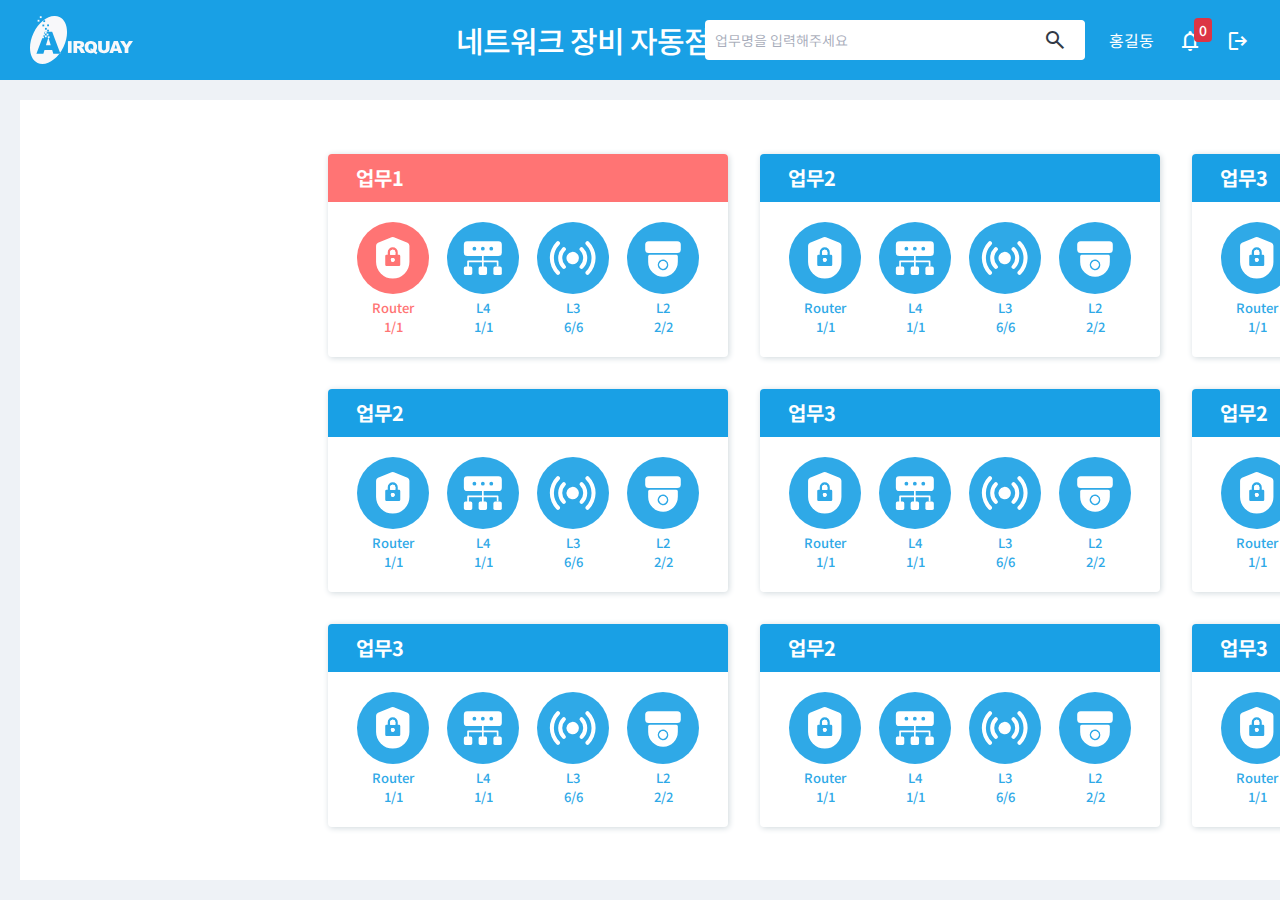
<file: index.html>
<!DOCTYPE html>
<html lang="en">
<head>
  <meta charset="UTF-8">
  <meta http-equiv="X-UA-Compatible" content="IE=edge">
  <meta name="viewport" content="width=device-width, initial-scale=1.0">
  <link rel="icon" href="./img/favicon.ico" type="image/x-icon">
  <link rel="stylesheet" href="./css/bootstrap.min.css">
  <link rel="stylesheet" href="./css/style.css">
  <title>네트워크 장비 자동점검 솔루션</title> 
</head>
<body class="">
  <div class="center_box">
    <header> 
      <div class="left_wrap">
        <button class="btn_logo" onclick="javascript:goPage('main')"><img src="./img/header_logo.svg" alt="AIRQUAY"></button>
      </div>
      <span class="projectname">네트워크 장비 자동점검 시스템</span>
      <div class="right_wrap">
        <div class="input_search_wrap">
          <input type="text" name="keyword" id="" class="tunnel_input search nooutline" placeholder="업무명을 입력해주세요">
          <button class="btn_search nooutline"><span class="material-symbols-outlined">search</span></button>
        </div>
        <span class="d-inline-block text-white ml-4">홍길동</span>
        <button class="btn_alert dropdown-toggle d-inline-block position-relative ml-4" data-toggle="dropdown" title="알림">
          <span class="material-symbols-outlined">notifications</span>
          <span class="position-absolute badge badge-danger" style="right:-10px;top:-10px;">0</span>
        </button>        
        <ul class="dropdown-menu dropdown-menu-right tunnel_scrollbar">
          <li>            
            <div>
              <span class="num">알람내용1</span>
            </div>
            <div class="date">2023.03.30 00:00:00</div>
          </li>
          <li>
            <div>
              <span class="num">알람내용2</span>
            </div>
            <div class="date">2023.03.30 00:00:00</div>
          </li>
          <li>
            <div>
              <span class="num">알람내용3</span>
            </div>
            <div class="date">2023.03.30 00:00:00</div>
          </li>                       
        </ul>
        
        <button class="btn_logout ml-4" title="로그아웃"><span class="material-symbols-outlined">logout</span></button>
      </div>
    </header>
    
    
    <iframe id="ContentFrame" src="./main.html" title="">		
    </iframe>
  </div>
  
 
  <!-- compareModal -->
  <div class="modal fade" id="compareModal" tabindex="-1" aria-hidden="true">
    <div class="modal-dialog modal-dialog-centered">
      <div class="modal-content">
        <div class="modal-header">
          <h5 class="modal-title" id="exampleModalLabel">
            <span class="material-symbols-outlined">terminal</span>
            <div class="d-inline-flex align-items-center ml-2">
              <span>항목 (sh interfaces</span>
              <span class="bar mx-2">|</span>
              <span>inc up</span>
              <span class="bar mx-2">|</span>
              <span>CRC)</span>
            </div>
          </h5>
          <div class="d-flex align-items-center">
            <div class="count_wrap mr-3">
              <span>(총 </span>
              <span class="count">3</span>
              <span>곳)</span>
            </div>
            <button type="button" class="close" data-dismiss="modal" aria-label="Close">
              <span class="material-symbols-outlined">close</span>
            </button>
          </div>          
        </div>
        <div class="modal-body">
          <div class="compare_wrap">
            <div class="compare_section">
              <div class="compare_isorigin">new</div>
              <div class="compare_box new scrollbar">
                  <div>Vlan1 is up, line protocol is up</div>
                  <div>Vlan2 is up, line protocol is <span class="diff">down</span></div>
                  <div>Vlan4 is up, line protocol is up</div>
                  <div>GigabitEthernet1/0/1 is up, line protocol is <span class="diff">down</span> (connected)</div>
                  <div><span class="diff">GigabitEthernet1/0/4 is up, line protocol is up (connected) GigabitEthernet1/0/4 is up, line protocol is up (connected) GigabitEthernet1/0/4 is up, line protocol is up (connected) GigabitEthernet1/0/4 is up, line protocol is up (connected) GigabitEthernet1/0/4 is up, line protocol is up (connected) GigabitEthernet1/0/4 is up, line protocol is up (connected)</span></div>
                  <div>GigabitEthernet1/0/5 is up, line protocol is up (connected)</div>
                  <div>GigabitEthernet1/0/6 is up, line protocol is up (connected)</div>
                  <div>GigabitEthernet1/0/7 is up, line protocol is up (connected)</div>
                  <div>GigabitEthernet1/0/8 is up, line protocol is up (connected)</div>
                  <div>GigabitEthernet1/0/9 is up, line protocol is up (connected)</div>
                  <div>GigabitEthernet1/0/10 is up, line protocol is up (connected)</div>
                  <div>GigabitEthernet1/0/11 is up, line protocol is up (connected)</div>
                  <div>GigabitEthernet1/0/12 is up, line protocol is up (connected)</div>
                  <div>GigabitEthernet1/0/13 is up, line protocol is up (connected)</div>
                  <div>GigabitEthernet1/0/14 is up, line protocol is up (connected)</div>
                  <div>GigabitEthernet1/0/15 is up, line protocol is up (connected)</div>
                  <div>GigabitEthernet1/0/16 is up, line protocol is up (connected)</div>
                  <div>GigabitEthernet1/0/17 is up, line protocol is up (connected)</div>
                  <div>GigabitEthernet1/0/18 is up, line protocol is up (connected)</div>
                  <div>GigabitEthernet1/0/19 is up, line protocol is up (connected)</div>
                  <div>GigabitEthernet1/0/20 is up, line protocol is up (connected)</div>
                  <div>GigabitEthernet1/0/21 is up, line protocol is up (connected)</div>
                  <div>GigabitEthernet1/0/22 is up, line protocol is up (connected)</div>
                  <div>GigabitEthernet1/0/23 is up, line protocol is up (connected)</div>
                  <div>GigabitEthernet1/0/24 is up, line protocol is up (connected)</div>
                  <div>GigabitEthernet1/0/25 is up, line protocol is up (connected)</div>
                  <div>GigabitEthernet1/0/26 is up, line protocol is up (connected)</div>
                  <div>GigabitEthernet1/0/27 is up, line protocol is up (connected)</div>
                  <div>GigabitEthernet1/0/28 is up, line protocol is up (connected)</div>
                  <div>GigabitEthernet1/0/29 is up, line protocol is up (connected)</div>
                  <div>GigabitEthernet1/0/30 is up, line protocol is up (connected)</div>
                
              </div>
            </div>            
            <div class="flex-grow-0 flex-shrink-0 m-10px"></div>
            <div class="compare_section">
              <div class="compare_isorigin">old</div>
              <div class="compare_box old scrollbar">
                  <div>Vlan1 is up, line protocol is up</div>
                  <div>Vlan2 is up, line protocol is <span class="diff">up</span></div>
                  <div>Vlan4 is up, line protocol is up</div>
                  <div>GigabitEthernet1/0/1 is up, line protocol is <span class="diff">up</span> (connected)</div>
                  <div><span class="diff">-</span></div>
                  <div>GigabitEthernet1/0/5 is up, line protocol is up (connected)</div>
                  <div>GigabitEthernet1/0/6 is up, line protocol is up (connected)</div>
                  <div>GigabitEthernet1/0/7 is up, line protocol is up (connected)</div>
                  <div>GigabitEthernet1/0/8 is up, line protocol is up (connected)</div>
                  <div>GigabitEthernet1/0/9 is up, line protocol is up (connected)</div>
                  <div>GigabitEthernet1/0/10 is up, line protocol is up (connected)</div>
                  <div>GigabitEthernet1/0/11 is up, line protocol is up (connected)</div>
                  <div>GigabitEthernet1/0/12 is up, line protocol is up (connected)</div>
                  <div>GigabitEthernet1/0/13 is up, line protocol is up (connected)</div>
                  <div>GigabitEthernet1/0/14 is up, line protocol is up (connected)</div>
                  <div>GigabitEthernet1/0/15 is up, line protocol is up (connected)</div>
                  <div>GigabitEthernet1/0/16 is up, line protocol is up (connected)</div>
                  <div>GigabitEthernet1/0/17 is up, line protocol is up (connected)</div>
                  <div>GigabitEthernet1/0/18 is up, line protocol is up (connected)</div>
                  <div>GigabitEthernet1/0/19 is up, line protocol is up (connected)</div>
                  <div>GigabitEthernet1/0/20 is up, line protocol is up (connected)</div>
                  <div>GigabitEthernet1/0/21 is up, line protocol is up (connected)</div>
                  <div>GigabitEthernet1/0/22 is up, line protocol is up (connected)</div>
                  <div>GigabitEthernet1/0/23 is up, line protocol is up (connected)</div>
                  <div>GigabitEthernet1/0/24 is up, line protocol is up (connected)</div>
                  <div>GigabitEthernet1/0/25 is up, line protocol is up (connected)</div>
                  <div>GigabitEthernet1/0/26 is up, line protocol is up (connected)</div>
                  <div>GigabitEthernet1/0/27 is up, line protocol is up (connected)</div>
                  <div>GigabitEthernet1/0/28 is up, line protocol is up (connected)</div>
                  <div>GigabitEthernet1/0/29 is up, line protocol is up (connected)</div>
                  <div>GigabitEthernet1/0/30 is up, line protocol is up (connected)</div>
                
              </div>
            </div>            
          </div>
        </div>        
      </div>
    </div>
  </div>



  <!-- loading -->
  <div class="loading_spinner">
    <div class="spinner-border" role="status">
      <span class="sr-only">Loading...</span>
    </div>
  </div>
  <script src="./js/jquery-3.0.0.min.js"></script>
  <script src="./js/bootstrap.bundle.min.js"></script>   
  <script src="./js/common.js"></script>
  <script>
    var loading_spinner;
    var pWindow;
    $(function(){
      initData();   	
      loading_spinner = $('.loading_spinner');      
    });
    function initData(){
	        pWindow = this;
	  }

    function openModal(target){
	    $("#"+target).modal('show');
    }
    function hideModal(target){
      $("#"+target).modal('hide');
    }

    function goPage(pageName){        
      if(pageName == 'main'){			
        
        $('#ContentFrame').attr('src', './main.html');

      }else if(pageName == 'changedevice'){
        
        $('#ContentFrame').attr('src', './changedevice.html');   
      }else if(pageName == 'totaldevice'){
        
        $('#ContentFrame').attr('src', './totaldevice.html');          

      }else if (pageName == 'checkhistory'){
        
        $('#ContentFrame').attr('src', './checkhistory.html');
      }
    }

    function doLogout(){
    		var url = "/cm/crowd/doLogout";
    		var param = {};
    		$.ajax({
    			url:url,
    			type : 'POST',
    			dataType:'json',
    			data : JSON.stringify(param),
    			contentType: 'application/json',
    			success : function(data){
    				location.reload();
    			},
    			error : function(data){
    				alert("Logout 실패");
    			}
    		});
    	}
  </script>
</body>
</html>
</file>
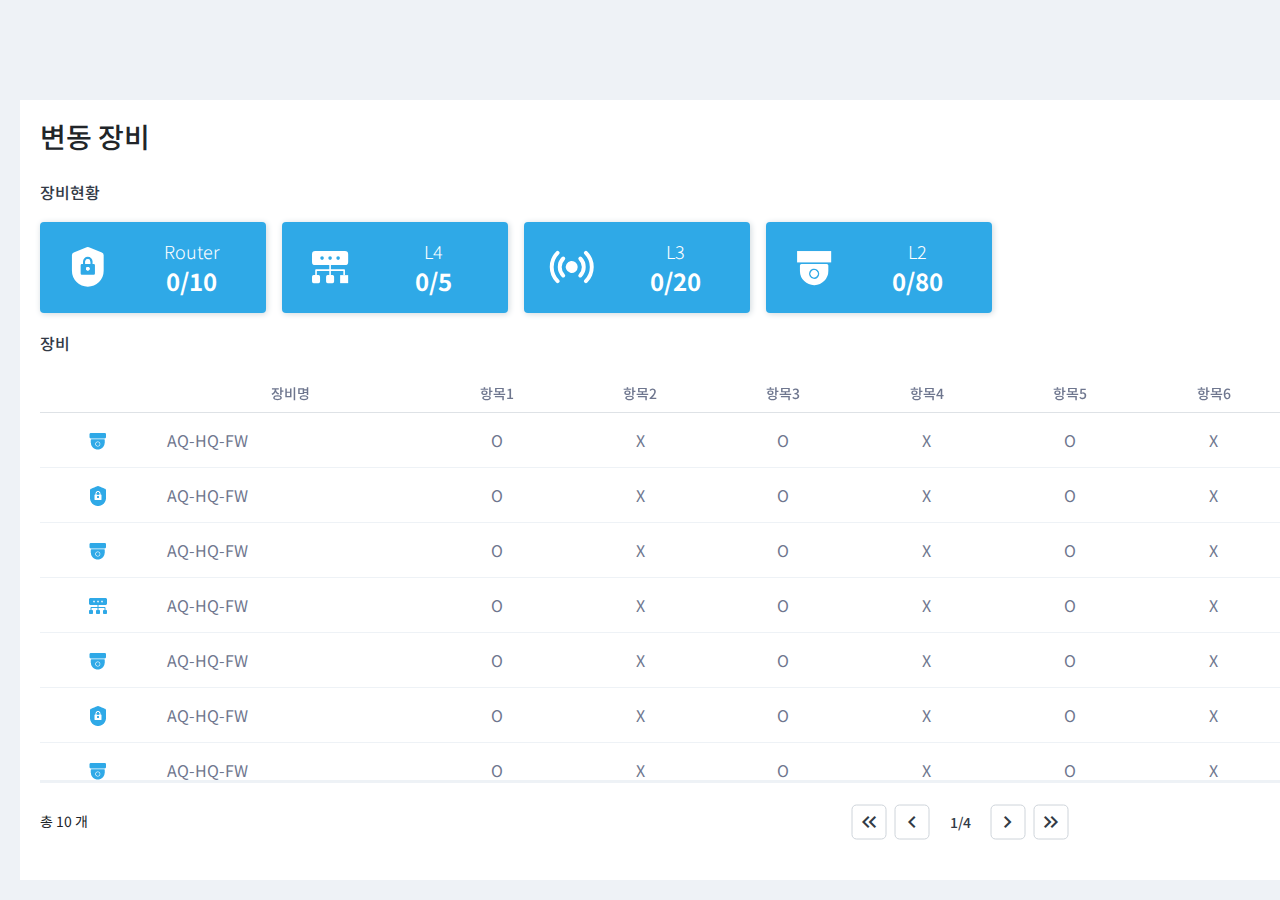
<file: changedevice.html>
<!DOCTYPE html>
<html lang="en">

<head>
  <meta charset="UTF-8">
  <meta http-equiv="X-UA-Compatible" content="IE=edge">
  <meta name="viewport" content="width=device-width, initial-scale=1.0">
  <link rel="icon" href="./img/favicon.ico" type="image/x-icon">
  <link rel="stylesheet" href="./css/bootstrap.min.css">
  <link rel="stylesheet" href="./css/bootstrap-datepicker.min.css">
  <link rel="stylesheet" href="./css/select2.min.css" />
  <link rel="stylesheet" href="./css/style.css">
  <title>네트워크 장비 자동점검 솔루션</title> 
</head>

<body class="sub">
  <main>
    <div class="sub_container d-flex flex-column">
      <h3>변동 장비</h3>
      <div class="table_header_wrap flex-shrink-0">
        <div class="left">
          <div class="title">장비현황</div>
        </div>
      </div>
      <div class="device_board_wrap">
        <div id="mxBox" class="box_4_1">
          <i class="icon mx_s" style="width:35px;"></i>
          <p class="num">
            <span>Router</span>
            <em>0/10</em>
          </p>
        </div>
        <div id="msBox" class="box_4_2 ml-3">
          <i class="icon ms_s" style="width:35px;"></i>
          <p class="num">
            <span>L4</span>
            <em>0/5</em>
          </p>
        </div>
        <div id="mrBox" class="box_4_3 ml-3">
          <i class="icon mr_s" style="width:35px;"></i>
          <p class="num">
            <span>L3</span>
            <em>0/20</em>
          </p>
        </div>
        <div id="mvBox" class="box_4_4 ml-3">
          <i class="icon mv_s" style="width:35px;"></i>
          <p class="num">
            <span>L2</span>
            <em>0/80</em>
          </p>
        </div>
      </div>
      <div class="table_header_wrap flex-shrink-0">
        <div class="left">
          <div class="title">장비</div>
        </div>
      </div>
      <div class="position-relative sticky_wrap flex-grow-1">
        <div class="sticky_box scrollbar h-100">
          <div style="height:0px;">
            <table class="vertical sticky">
              <thead>
                <tr>
                  <th></th>
                  <th>장비명</th>
                  <th>항목1</th>
                  <th>항목2</th>
                  <th>항목3</th>
                  <th>항목4</th>
                  <th>항목5</th>
                  <th>항목6</th>
                  <th>항목7</th>
                  <th>항목8</th>
                  <th>항목9</th>
                  <th>항목10</th>
                </tr>
              </thead>
              <tbody>
                <tr>
                  <td class="text-center"><i class="ic mv_blue"></i></td>
                  <td class="text-left">AQ-HQ-FW</td>
                  <td class="text-center"><span class="compare">O</span></td>
                  <td class="text-center"><span class="compare">X</span></td>
                  <td class="text-center"><span class="compare">O</span></td>
                  <td class="text-center"><span class="compare">X</span></td>
                  <td class="text-center"><span class="compare">O</span></td>
                  <td class="text-center"><span class="compare">X</span></td>
                  <td class="text-center"><span class="compare">O</span></td>
                  <td class="text-center"><span class="compare">X</span></td>
                  <td class="text-center"><span class="compare">O</span></td>
                  <td class="text-center"><span class="compare">X</span></td>
                </tr>
                <tr>
                  <td class="text-center"><i class="ic mx_blue"></i></td>
                  <td class="text-left">AQ-HQ-FW</td>
                  <td class="text-center"><span class="compare">O</span></td>
                  <td class="text-center"><span class="compare">X</span></td>
                  <td class="text-center"><span class="compare">O</span></td>
                  <td class="text-center"><span class="compare">X</span></td>
                  <td class="text-center"><span class="compare">O</span></td>
                  <td class="text-center"><span class="compare">X</span></td>
                  <td class="text-center"><span class="compare">O</span></td>
                  <td class="text-center"><span class="compare">X</span></td>
                  <td class="text-center"><span class="compare">O</span></td>
                  <td class="text-center"><span class="compare">X</span></td>
                </tr>
                <tr>
                  <td class="text-center"><i class="ic mv_blue"></i></td>
                  <td class="text-left">AQ-HQ-FW</td>
                  <td class="text-center"><span class="compare">O</span></td>
                  <td class="text-center"><span class="compare">X</span></td>
                  <td class="text-center"><span class="compare">O</span></td>
                  <td class="text-center"><span class="compare">X</span></td>
                  <td class="text-center"><span class="compare">O</span></td>
                  <td class="text-center"><span class="compare">X</span></td>
                  <td class="text-center"><span class="compare">O</span></td>
                  <td class="text-center"><span class="compare">X</span></td>
                  <td class="text-center"><span class="compare">O</span></td>
                  <td class="text-center"><span class="compare">X</span></td>
                </tr>
                <tr>
                  <td class="text-center"><i class="ic ms_blue"></i></td>
                  <td class="text-left">AQ-HQ-FW</td>
                  <td class="text-center"><span class="compare">O</span></td>
                  <td class="text-center"><span class="compare">X</span></td>
                  <td class="text-center"><span class="compare">O</span></td>
                  <td class="text-center"><span class="compare">X</span></td>
                  <td class="text-center"><span class="compare">O</span></td>
                  <td class="text-center"><span class="compare">X</span></td>
                  <td class="text-center"><span class="compare">O</span></td>
                  <td class="text-center"><span class="compare">X</span></td>
                  <td class="text-center"><span class="compare">O</span></td>
                  <td class="text-center"><span class="compare">X</span></td>
                </tr>
                <tr>
                  <td class="text-center"><i class="ic mv_blue"></i></td>
                  <td class="text-left">AQ-HQ-FW</td>
                  <td class="text-center"><span class="compare">O</span></td>
                  <td class="text-center"><span class="compare">X</span></td>
                  <td class="text-center"><span class="compare">O</span></td>
                  <td class="text-center"><span class="compare">X</span></td>
                  <td class="text-center"><span class="compare">O</span></td>
                  <td class="text-center"><span class="compare">X</span></td>
                  <td class="text-center"><span class="compare">O</span></td>
                  <td class="text-center"><span class="compare">X</span></td>
                  <td class="text-center"><span class="compare">O</span></td>
                  <td class="text-center"><span class="compare">X</span></td>
                </tr>
                <tr>
                  <td class="text-center"><i class="ic mx_blue"></i></td>
                  <td class="text-left">AQ-HQ-FW</td>
                  <td class="text-center"><span class="compare">O</span></td>
                  <td class="text-center"><span class="compare">X</span></td>
                  <td class="text-center"><span class="compare">O</span></td>
                  <td class="text-center"><span class="compare">X</span></td>
                  <td class="text-center"><span class="compare">O</span></td>
                  <td class="text-center"><span class="compare">X</span></td>
                  <td class="text-center"><span class="compare">O</span></td>
                  <td class="text-center"><span class="compare">X</span></td>
                  <td class="text-center"><span class="compare">O</span></td>
                  <td class="text-center"><span class="compare">X</span></td>
                </tr>
                <tr>
                  <td class="text-center"><i class="ic mv_blue"></i></td>
                  <td class="text-left">AQ-HQ-FW</td>
                  <td class="text-center"><span class="compare">O</span></td>
                  <td class="text-center"><span class="compare">X</span></td>
                  <td class="text-center"><span class="compare">O</span></td>
                  <td class="text-center"><span class="compare">X</span></td>
                  <td class="text-center"><span class="compare">O</span></td>
                  <td class="text-center"><span class="compare">X</span></td>
                  <td class="text-center"><span class="compare">O</span></td>
                  <td class="text-center"><span class="compare">X</span></td>
                  <td class="text-center"><span class="compare">O</span></td>
                  <td class="text-center"><span class="compare">X</span></td>
                </tr>
                <tr>
                  <td class="text-center"><i class="ic ms_blue"></i></td>
                  <td class="text-left">AQ-HQ-FW</td>
                  <td class="text-center"><span class="compare">O</span></td>
                  <td class="text-center"><span class="compare">X</span></td>
                  <td class="text-center"><span class="compare">O</span></td>
                  <td class="text-center"><span class="compare">X</span></td>
                  <td class="text-center"><span class="compare">O</span></td>
                  <td class="text-center"><span class="compare">X</span></td>
                  <td class="text-center"><span class="compare">O</span></td>
                  <td class="text-center"><span class="compare">X</span></td>
                  <td class="text-center"><span class="compare">O</span></td>
                  <td class="text-center"><span class="compare">X</span></td>
                </tr>
                <tr>
                  <td class="text-center"><i class="ic mv_blue"></i></td>
                  <td class="text-left">AQ-HQ-FW</td>
                  <td class="text-center"><span class="compare">O</span></td>
                  <td class="text-center"><span class="compare">X</span></td>
                  <td class="text-center"><span class="compare">O</span></td>
                  <td class="text-center"><span class="compare">X</span></td>
                  <td class="text-center"><span class="compare">O</span></td>
                  <td class="text-center"><span class="compare">X</span></td>
                  <td class="text-center"><span class="compare">O</span></td>
                  <td class="text-center"><span class="compare">X</span></td>
                  <td class="text-center"><span class="compare">O</span></td>
                  <td class="text-center"><span class="compare">X</span></td>
                </tr>
                <tr>
                  <td class="text-center"><i class="ic mx_blue"></i></td>
                  <td class="text-left">AQ-HQ-FW</td>
                  <td class="text-center"><span class="compare">O</span></td>
                  <td class="text-center"><span class="compare">X</span></td>
                  <td class="text-center"><span class="compare">O</span></td>
                  <td class="text-center"><span class="compare">X</span></td>
                  <td class="text-center"><span class="compare">O</span></td>
                  <td class="text-center"><span class="compare">X</span></td>
                  <td class="text-center"><span class="compare">O</span></td>
                  <td class="text-center"><span class="compare">X</span></td>
                  <td class="text-center"><span class="compare">O</span></td>
                  <td class="text-center"><span class="compare">X</span></td>
                </tr>
                <tr>
                  <td class="text-center"><i class="ic mv_blue"></i></td>
                  <td class="text-left">AQ-HQ-FW</td>
                  <td class="text-center"><span class="compare">O</span></td>
                  <td class="text-center"><span class="compare">X</span></td>
                  <td class="text-center"><span class="compare">O</span></td>
                  <td class="text-center"><span class="compare">X</span></td>
                  <td class="text-center"><span class="compare">O</span></td>
                  <td class="text-center"><span class="compare">X</span></td>
                  <td class="text-center"><span class="compare">O</span></td>
                  <td class="text-center"><span class="compare">X</span></td>
                  <td class="text-center"><span class="compare">O</span></td>
                  <td class="text-center"><span class="compare">X</span></td>
                </tr>
                <tr>
                  <td class="text-center"><i class="ic ms_blue"></i></td>
                  <td class="text-left">AQ-HQ-FW</td>
                  <td class="text-center"><span class="compare">O</span></td>
                  <td class="text-center"><span class="compare">X</span></td>
                  <td class="text-center"><span class="compare">O</span></td>
                  <td class="text-center"><span class="compare">X</span></td>
                  <td class="text-center"><span class="compare">O</span></td>
                  <td class="text-center"><span class="compare">X</span></td>
                  <td class="text-center"><span class="compare">O</span></td>
                  <td class="text-center"><span class="compare">X</span></td>
                  <td class="text-center"><span class="compare">O</span></td>
                  <td class="text-center"><span class="compare">X</span></td>
                </tr>
                <tr>
                  <td class="text-center"><i class="ic mv_blue"></i></td>
                  <td class="text-left">AQ-HQ-FW</td>
                  <td class="text-center"><span class="compare">O</span></td>
                  <td class="text-center"><span class="compare">X</span></td>
                  <td class="text-center"><span class="compare">O</span></td>
                  <td class="text-center"><span class="compare">X</span></td>
                  <td class="text-center"><span class="compare">O</span></td>
                  <td class="text-center"><span class="compare">X</span></td>
                  <td class="text-center"><span class="compare">O</span></td>
                  <td class="text-center"><span class="compare">X</span></td>
                  <td class="text-center"><span class="compare">O</span></td>
                  <td class="text-center"><span class="compare">X</span></td>
                </tr>
                <tr>
                  <td class="text-center"><i class="ic mx_blue"></i></td>
                  <td class="text-left">AQ-HQ-FW</td>
                  <td class="text-center"><span class="compare">O</span></td>
                  <td class="text-center"><span class="compare">X</span></td>
                  <td class="text-center"><span class="compare">O</span></td>
                  <td class="text-center"><span class="compare">X</span></td>
                  <td class="text-center"><span class="compare">O</span></td>
                  <td class="text-center"><span class="compare">X</span></td>
                  <td class="text-center"><span class="compare">O</span></td>
                  <td class="text-center"><span class="compare">X</span></td>
                  <td class="text-center"><span class="compare">O</span></td>
                  <td class="text-center"><span class="compare">X</span></td>
                </tr>
                <tr>
                  <td class="text-center"><i class="ic mv_blue"></i></td>
                  <td class="text-left">AQ-HQ-FW</td>
                  <td class="text-center"><span class="compare">O</span></td>
                  <td class="text-center"><span class="compare">X</span></td>
                  <td class="text-center"><span class="compare">O</span></td>
                  <td class="text-center"><span class="compare">X</span></td>
                  <td class="text-center"><span class="compare">O</span></td>
                  <td class="text-center"><span class="compare">X</span></td>
                  <td class="text-center"><span class="compare">O</span></td>
                  <td class="text-center"><span class="compare">X</span></td>
                  <td class="text-center"><span class="compare">O</span></td>
                  <td class="text-center"><span class="compare">X</span></td>
                </tr>
                <tr>
                  <td class="text-center"><i class="ic ms_blue"></i></td>
                  <td class="text-left">AQ-HQ-FW</td>
                  <td class="text-center"><span class="compare">O</span></td>
                  <td class="text-center"><span class="compare">X</span></td>
                  <td class="text-center"><span class="compare">O</span></td>
                  <td class="text-center"><span class="compare">X</span></td>
                  <td class="text-center"><span class="compare">O</span></td>
                  <td class="text-center"><span class="compare">X</span></td>
                  <td class="text-center"><span class="compare">O</span></td>
                  <td class="text-center"><span class="compare">X</span></td>
                  <td class="text-center"><span class="compare">O</span></td>
                  <td class="text-center"><span class="compare">X</span></td>
                </tr>
                <tr>
                  <td class="text-center"><i class="ic mv_blue"></i></td>
                  <td class="text-left">AQ-HQ-FW</td>
                  <td class="text-center"><span class="compare">O</span></td>
                  <td class="text-center"><span class="compare">X</span></td>
                  <td class="text-center"><span class="compare">O</span></td>
                  <td class="text-center"><span class="compare">X</span></td>
                  <td class="text-center"><span class="compare">O</span></td>
                  <td class="text-center"><span class="compare">X</span></td>
                  <td class="text-center"><span class="compare">O</span></td>
                  <td class="text-center"><span class="compare">X</span></td>
                  <td class="text-center"><span class="compare">O</span></td>
                  <td class="text-center"><span class="compare">X</span></td>
                </tr>
                <tr>
                  <td class="text-center"><i class="ic mx_blue"></i></td>
                  <td class="text-left">AQ-HQ-FW</td>
                  <td class="text-center"><span class="compare">O</span></td>
                  <td class="text-center"><span class="compare">X</span></td>
                  <td class="text-center"><span class="compare">O</span></td>
                  <td class="text-center"><span class="compare">X</span></td>
                  <td class="text-center"><span class="compare">O</span></td>
                  <td class="text-center"><span class="compare">X</span></td>
                  <td class="text-center"><span class="compare">O</span></td>
                  <td class="text-center"><span class="compare">X</span></td>
                  <td class="text-center"><span class="compare">O</span></td>
                  <td class="text-center"><span class="compare">X</span></td>
                </tr>
                <tr>
                  <td class="text-center"><i class="ic mv_blue"></i></td>
                  <td class="text-left">AQ-HQ-FW</td>
                  <td class="text-center"><span class="compare">O</span></td>
                  <td class="text-center"><span class="compare">X</span></td>
                  <td class="text-center"><span class="compare">O</span></td>
                  <td class="text-center"><span class="compare">X</span></td>
                  <td class="text-center"><span class="compare">O</span></td>
                  <td class="text-center"><span class="compare">X</span></td>
                  <td class="text-center"><span class="compare">O</span></td>
                  <td class="text-center"><span class="compare">X</span></td>
                  <td class="text-center"><span class="compare">O</span></td>
                  <td class="text-center"><span class="compare">X</span></td>
                </tr>
                <tr>
                  <td class="text-center"><i class="ic ms_blue"></i></td>
                  <td class="text-left">AQ-HQ-FW</td>
                  <td class="text-center"><span class="compare">O</span></td>
                  <td class="text-center"><span class="compare">X</span></td>
                  <td class="text-center"><span class="compare">O</span></td>
                  <td class="text-center"><span class="compare">X</span></td>
                  <td class="text-center"><span class="compare">O</span></td>
                  <td class="text-center"><span class="compare">X</span></td>
                  <td class="text-center"><span class="compare">O</span></td>
                  <td class="text-center"><span class="compare">X</span></td>
                  <td class="text-center"><span class="compare">O</span></td>
                  <td class="text-center"><span class="compare">X</span></td>
                </tr>
              </tbody>
            </table>
          </div>
        </div>
      </div>
      <div class="table_footer_wrap flex-shrink-0">
        <div class="total_wrap">
          <span>총</span>
          <span class="total">10</span>
          <span>개</span>
        </div>
        <div class="pagenation_wrap">
          <button class="btn_page mx-1"><span
              class="material-symbols-outlined">keyboard_double_arrow_left</span></button>
          <button class="btn_page mx-1"><span class="material-symbols-outlined">keyboard_arrow_left</span></button>
          <div class="page_num mx-3">
            <span class="current_page">1</span>
            <span>/</span>
            <span class="total_page">4</span>
          </div>
          <button class="btn_page mx-1"><span class="material-symbols-outlined">keyboard_arrow_right</span></button>
          <button class="btn_page mx-1"><span
              class="material-symbols-outlined">keyboard_double_arrow_right</span></button>
        </div>
        <select class="tunnel_filter page_num" name="">
          <option value="10">10개씩</option>
          <option value="30">30개씩</option>
          <option value="50">50개씩</option>
        </select>
      </div>
    </div>
  </main>





  <script src="./js/jquery-3.0.0.min.js"></script>
  <script src="./js/bootstrap.bundle.min.js"></script>
  <script src="./js/bootstrap-datepicker.min.js"></script>
  <script src="./js/bootstrap-datepicker.ko.min.js"></script>
  <script src="./js/select2.min.js"></script>
  <script src="./js/common.js"></script>
  <script>
    var pWindow;
    var loading_spinner;
    $(function () {
      initData();
      initEventListener();
      loading_spinner.hide();
    });

    function initData() {
      pWindow = parent;
      loading_spinner = pWindow.loading_spinner;
    }

    function initEventListener() {

      $('.tunnel_filter.page_num').select2({
        width: 90,
        minimumResultsForSearch: Infinity
      });
      $('.compare').on('click', function () {
        pWindow.openModal('compareModal');
      });
    }
  </script>
</body>

</html>
</file>
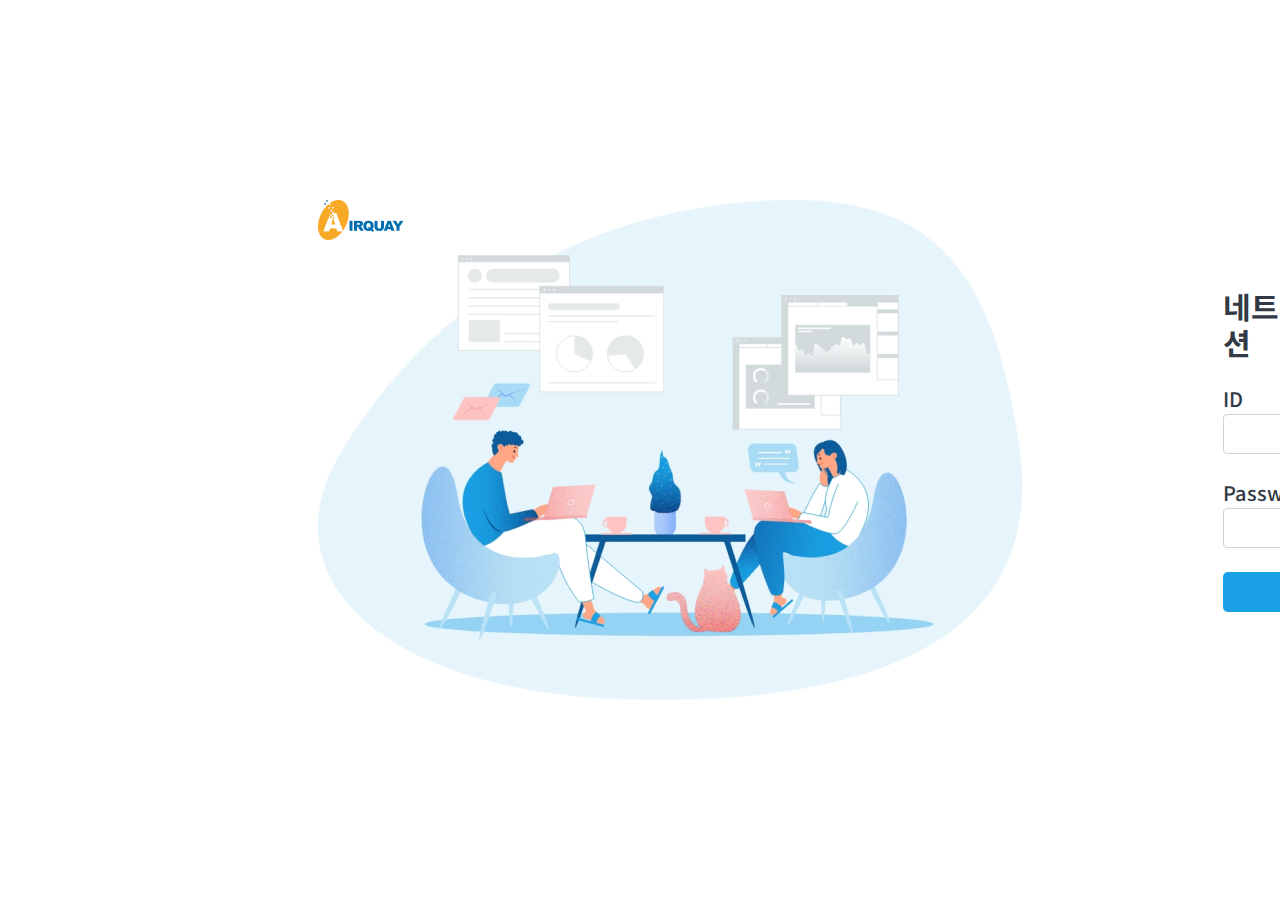
<file: login.html>
<!DOCTYPE html>
<html lang="en">

<head>
  <meta charset="UTF-8">
  <meta http-equiv="X-UA-Compatible" content="IE=edge">
  <meta name="viewport" content="width=device-width, initial-scale=1.0">
  <link rel="icon" href="./img/favicon.ico" type="image/x-icon">
  <link rel="stylesheet" href="./css/bootstrap.min.css">
  <link rel="stylesheet" href="./css/bootstrap-datepicker.min.css">
  <link rel="stylesheet" href="./css/select2.min.css"/>
  <link rel="stylesheet" href="./css/style.css">
  <title>네트워크 장비 자동점검 솔루션</title>
</head>

<body class="login">
  <div class="login_wrap">
    <div class="img_wrap">
      <img src="./img/login_bg.png" alt="">
      <img src="./img/login_logo_ariquay.png" alt="" class="logo">
    </div>
    <div class="form_wrap">
      <h3>네트워크 장비 자동점검 솔루션</h3>
      <form>
        <label for="login_id" class="mt-4">ID</label>
        <input type="text" class="tunnel_input" id="login_id">
        <label for="login_pw" class="mt-4">Password</label>
        <input type="password" class="tunnel_input" id="login_pw">
        <input type="submit" value="로그인" class="btn_login mt-4">
      </form>
    </div>
  </div>

  <script src="./js/jquery-3.0.0.min.js"></script>
  <script src="./js/bootstrap.bundle.min.js"></script>  
  <script src="./js/common.js"></script>
  <script>

    $(function(){
      initData();
      initEventListener();
  
    });

    function initData(){

    }

    function initEventListener(){
      
      
    }
  </script>
</body>

</html>
</file>
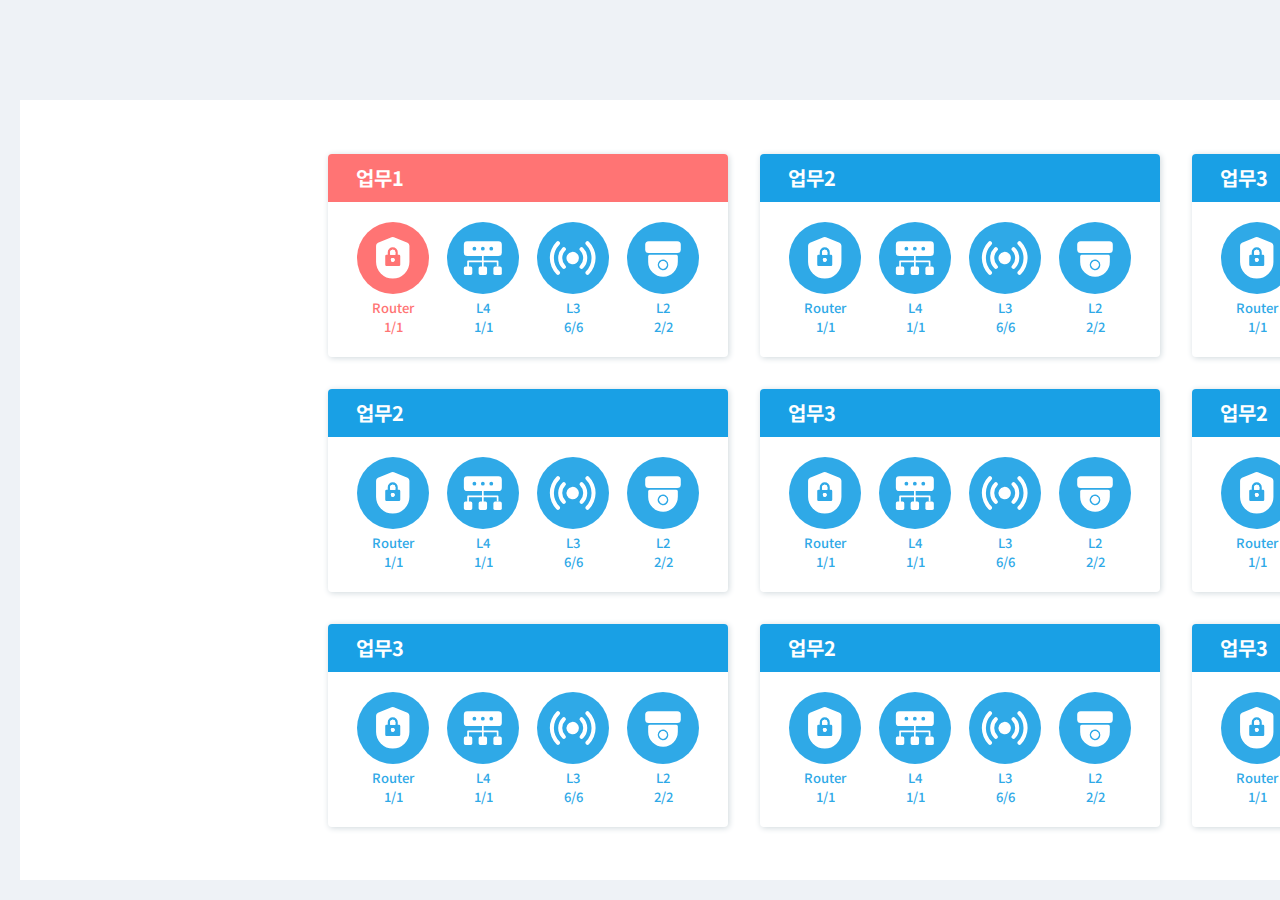
<file: main.html>
<!DOCTYPE html>
<html lang="en">

<head>
  <meta charset="UTF-8">
  <meta http-equiv="X-UA-Compatible" content="IE=edge">
  <meta name="viewport" content="width=device-width, initial-scale=1.0">
  <link rel="icon" href="./img/favicon.ico" type="image/x-icon">
  <link rel="stylesheet" href="./css/bootstrap.min.css">
  <link rel="stylesheet" href="./css/bootstrap-datepicker.min.css">
  <link rel="stylesheet" href="./css/select2.min.css"/>
  <link rel="stylesheet" href="./css/style.css">
  <title>네트워크 장비 자동점검 솔루션</title> 
</head>

<body class="sub">
  <main>
    <div class="sub_container ">
      <section class="task_list">
        <div id="networkboxs" class="view_mode1">
          <article class="n_box" onclick="javascript:pWindow.goPage('changedevice')">	
            <div class="view1" title="업무1">
                <div class="boxtop c_red">				
                  <p class="tit">업무1</p>
                </div>			
                <div class="boxmiddle">				
                  <div class="bm-m1">					
                    <ul>
                      <li class="c_red">							
                        <span class="icon mx"><i>icon</i></span>							
                        <span class="txt mt-1">Router</span>							
                        <div class="txt">1/1</div>						
                      </li>
                      <li>							
                        <span class="icon ms"><i>icon</i></span>							
                        <span class="txt mt-1">L4</span>							
                        <div class="txt">1/1</div>						
                      </li>
                      <li>							
                        <span class="icon mr"><i>icon</i></span>							
                        <span class="txt mt-1">L3</span>							
                        <div class="txt">6/6</div>						
                      </li>
                      <li>							
                        <span class="icon mv"><i>icon</i></span>							
                        <span class="txt mt-1">L2</span>							
                        <div class="txt">2/2</div>						
                      </li>					
                    </ul>				
                  </div>				                  
                </div>      
            </div>
          </article>
          <article class="n_box" onclick="javascript:pWindow.goPage('changedevice')">		
            <div class="view1" title="업무2">
                <div class="boxtop">				
                  <p class="tit">업무2</p>				
                </div>			
                <div class="boxmiddle">				
                  <div class="bm-m1">					
                    <ul>
                      <li>							
                        <span class="icon mx"><i>icon</i></span>							
                        <span class="txt mt-1">Router</span>							
                        <div class="txt">1/1</div>						
                      </li>
                      <li>							
                        <span class="icon ms"><i>icon</i></span>							
                        <span class="txt mt-1">L4</span>							
                        <div class="txt">1/1</div>						
                      </li>
                      <li>							
                        <span class="icon mr"><i>icon</i></span>							
                        <span class="txt mt-1">L3</span>							
                        <div class="txt">6/6</div>						
                      </li>
                      <li>							
                        <span class="icon mv"><i>icon</i></span>							
                        <span class="txt mt-1">L2</span>							
                        <div class="txt">2/2</div>						
                      </li>					
                    </ul>				
                  </div>				                  
                </div>      
            </div>
          </article>
          <article class="n_box" onclick="javascript:pWindow.goPage('changedevice')">		
            <div class="view1" title="업무3">              
                <div class="boxtop">				
                  <p class="tit">업무3</p>				                  
                </div>			
                <div class="boxmiddle">				
                  <div class="bm-m1">					
                    <ul>
                      <li>							
                        <span class="icon mx"><i>icon</i></span>							
                        <span class="txt mt-1">Router</span>							
                        <div class="txt">1/1</div>						
                      </li>
                      <li>							
                        <span class="icon ms"><i>icon</i></span>							
                        <span class="txt mt-1">L4</span>							
                        <div class="txt">1/1</div>						
                      </li>
                      <li>							
                        <span class="icon mr"><i>icon</i></span>							
                        <span class="txt mt-1">L3</span>							
                        <div class="txt">6/6</div>						
                      </li>
                      <li>							
                        <span class="icon mv"><i>icon</i></span>							
                        <span class="txt mt-1">L2</span>							
                        <div class="txt">2/2</div>						
                      </li>					
                    </ul>				
                  </div>				                  
                </div>      
            </div>
          </article>
          <article class="n_box" onclick="javascript:pWindow.goPage('changedevice')">		
            <div class="view1" title="업무2">
                <div class="boxtop">				
                  <p class="tit">업무2</p>				
                </div>			
                <div class="boxmiddle">				
                  <div class="bm-m1">					
                    <ul>
                      <li>							
                        <span class="icon mx"><i>icon</i></span>							
                        <span class="txt mt-1">Router</span>							
                        <div class="txt">1/1</div>						
                      </li>
                      <li>							
                        <span class="icon ms"><i>icon</i></span>							
                        <span class="txt mt-1">L4</span>							
                        <div class="txt">1/1</div>						
                      </li>
                      <li>							
                        <span class="icon mr"><i>icon</i></span>							
                        <span class="txt mt-1">L3</span>							
                        <div class="txt">6/6</div>						
                      </li>
                      <li>							
                        <span class="icon mv"><i>icon</i></span>							
                        <span class="txt mt-1">L2</span>							
                        <div class="txt">2/2</div>						
                      </li>					
                    </ul>				
                  </div>				                  
                </div>      
            </div>
          </article>
          <article class="n_box" onclick="javascript:pWindow.goPage('changedevice')">		
            <div class="view1" title="업무3">              
                <div class="boxtop">				
                  <p class="tit">업무3</p>				                  
                </div>			
                <div class="boxmiddle">				
                  <div class="bm-m1">					
                    <ul>
                      <li>							
                        <span class="icon mx"><i>icon</i></span>							
                        <span class="txt mt-1">Router</span>							
                        <div class="txt">1/1</div>						
                      </li>
                      <li>							
                        <span class="icon ms"><i>icon</i></span>							
                        <span class="txt mt-1">L4</span>							
                        <div class="txt">1/1</div>						
                      </li>
                      <li>							
                        <span class="icon mr"><i>icon</i></span>							
                        <span class="txt mt-1">L3</span>							
                        <div class="txt">6/6</div>						
                      </li>
                      <li>							
                        <span class="icon mv"><i>icon</i></span>							
                        <span class="txt mt-1">L2</span>							
                        <div class="txt">2/2</div>						
                      </li>					
                    </ul>				
                  </div>				                  
                </div>      
            </div>
          </article>
          <article class="n_box" onclick="javascript:pWindow.goPage('changedevice')">		
            <div class="view1" title="업무2">
                <div class="boxtop">				
                  <p class="tit">업무2</p>				
                </div>			
                <div class="boxmiddle">				
                  <div class="bm-m1">					
                    <ul>
                      <li>							
                        <span class="icon mx"><i>icon</i></span>							
                        <span class="txt mt-1">Router</span>							
                        <div class="txt">1/1</div>						
                      </li>
                      <li>							
                        <span class="icon ms"><i>icon</i></span>							
                        <span class="txt mt-1">L4</span>							
                        <div class="txt">1/1</div>						
                      </li>
                      <li>							
                        <span class="icon mr"><i>icon</i></span>							
                        <span class="txt mt-1">L3</span>							
                        <div class="txt">6/6</div>						
                      </li>
                      <li>							
                        <span class="icon mv"><i>icon</i></span>							
                        <span class="txt mt-1">L2</span>							
                        <div class="txt">2/2</div>						
                      </li>					
                    </ul>				
                  </div>				                  
                </div>      
            </div>
          </article>
          <article class="n_box" onclick="javascript:pWindow.goPage('changedevice')">		
            <div class="view1" title="업무3">              
                <div class="boxtop">				
                  <p class="tit">업무3</p>				                  
                </div>			
                <div class="boxmiddle">				
                  <div class="bm-m1">					
                    <ul>
                      <li>							
                        <span class="icon mx"><i>icon</i></span>							
                        <span class="txt mt-1">Router</span>							
                        <div class="txt">1/1</div>						
                      </li>
                      <li>							
                        <span class="icon ms"><i>icon</i></span>							
                        <span class="txt mt-1">L4</span>							
                        <div class="txt">1/1</div>						
                      </li>
                      <li>							
                        <span class="icon mr"><i>icon</i></span>							
                        <span class="txt mt-1">L3</span>							
                        <div class="txt">6/6</div>						
                      </li>
                      <li>							
                        <span class="icon mv"><i>icon</i></span>							
                        <span class="txt mt-1">L2</span>							
                        <div class="txt">2/2</div>						
                      </li>					
                    </ul>				
                  </div>				                  
                </div>      
            </div>
          </article>
          <article class="n_box" onclick="javascript:pWindow.goPage('changedevice')">		
            <div class="view1" title="업무2">
                <div class="boxtop">				
                  <p class="tit">업무2</p>				
                </div>			
                <div class="boxmiddle">				
                  <div class="bm-m1">					
                    <ul>
                      <li>							
                        <span class="icon mx"><i>icon</i></span>							
                        <span class="txt mt-1">Router</span>							
                        <div class="txt">1/1</div>						
                      </li>
                      <li>							
                        <span class="icon ms"><i>icon</i></span>							
                        <span class="txt mt-1">L4</span>							
                        <div class="txt">1/1</div>						
                      </li>
                      <li>							
                        <span class="icon mr"><i>icon</i></span>							
                        <span class="txt mt-1">L3</span>							
                        <div class="txt">6/6</div>						
                      </li>
                      <li>							
                        <span class="icon mv"><i>icon</i></span>							
                        <span class="txt mt-1">L2</span>							
                        <div class="txt">2/2</div>						
                      </li>					
                    </ul>				
                  </div>				                  
                </div>      
            </div>
          </article>
          <article class="n_box" onclick="javascript:pWindow.goPage('changedevice')">		
            <div class="view1" title="업무3">              
                <div class="boxtop">				
                  <p class="tit">업무3</p>				                  
                </div>			
                <div class="boxmiddle">				
                  <div class="bm-m1">					
                    <ul>
                      <li>							
                        <span class="icon mx"><i>icon</i></span>							
                        <span class="txt mt-1">Router</span>							
                        <div class="txt">1/1</div>						
                      </li>
                      <li>							
                        <span class="icon ms"><i>icon</i></span>							
                        <span class="txt mt-1">L4</span>							
                        <div class="txt">1/1</div>						
                      </li>
                      <li>							
                        <span class="icon mr"><i>icon</i></span>							
                        <span class="txt mt-1">L3</span>							
                        <div class="txt">6/6</div>						
                      </li>
                      <li>							
                        <span class="icon mv"><i>icon</i></span>							
                        <span class="txt mt-1">L2</span>							
                        <div class="txt">2/2</div>						
                      </li>					
                    </ul>				
                  </div>				                  
                </div>      
            </div>
          </article>
        </div>
      </section>
    </div>
  </main>

  <script src="./js/jquery-3.0.0.min.js"></script>
  <script src="./js/bootstrap.bundle.min.js"></script>
  <script src="./js/bootstrap-datepicker.min.js"></script>
  <script src="./js/bootstrap-datepicker.ko.min.js"></script>  
  <script src="./js/select2.min.js"></script>
  <script src="./js/common.js"></script>
  <script>
    var pWindow;
    var loading_spinner;
    $(function(){
      initData();
      initEventListener();
      loading_spinner.hide();
      
  
    });

    function initData(){
      pWindow = parent;
      loading_spinner = pWindow.loading_spinner;
    }

    function initEventListener(){      
      
      
      
    }
  </script>
</body>

</html>
</file>
<file: css/style.css>
@charset "utf-8";
@import url("https://fonts.googleapis.com/css2?family=Noto+Sans+KR:wght@100;300;400;500;700;900&display=swap");
@import url("https://fonts.googleapis.com/css2?family=Material+Symbols+Outlined:opsz,wght,FILL,GRAD@20..48,100..700,0..1,-50..200");
/* reset */
*{box-sizing:border-box;}
html, body {font-family: 'Noto Sans KR','Apple SD Gothic Neo','Malgun gothic','Helvetica','Dotum',sans-serif;height:100%;min-width:1920px;}
button {padding: 0; margin: 0; border: 0; background: none; cursor: pointer;outline: none;}
button[type=button]:disabled{cursor:default;}
iframe {display:block;width:100%;height:100%;border:none;}
ul, li{list-style:none;margin:0;padding:0;}
:root{
    --primary-color:#3B82DA;
    --warn-color:#F1556C;
    --normal-color:#19a0e5;
    --title-color:#323A46;
    --txt-color:#6E768E;
}
/* .primary{background-color:var(--primary-color)}
.warn{background-color:var(--warn-color)}
.normal{background-color:var(--normal-color)}
.title{background-color:var(--title-color)}
.txt{background-color:var(--txt-color)} */
.material-symbols-outlined {font-variation-settings:*'FILL' 0,  'wght' 400,  'GRAD' 0,  'opsz' 48}
.m-10px{margin:10px;}
.mt-10px{margin-top:10px;}
.mr-10px{margin-right:10px;}
.mb-10px{margin-bottom:10px;}
.ml-10px{margin-left:10px;}

/* layout */
body.sub{background:#EEF2F6;}
.center_box{height:100%;max-width:1920px;margin:0 auto;}
header{display:flex;align-items:center;justify-content:space-between;position:fixed;width:100%;max-width:1920px;height:80px;background:#19a0e5;z-index:10;}
.lnb{position:fixed;width:200px;height:100%;padding-top:80px;background:white;border-left:1px solid #EEF2F6;z-index:1;}
.sub main{width:100%;height:100%;padding:100px 20px 20px 20px;overflow:hidden;background:transparent;}
.sub .sub_container{width:100%;height:100%;padding:20px;background:white;}
.sub .search_wrap{display:flex;align-items:center;justify-content:space-between;height:80px;padding:0 20px;background:#F4F9FB;}
.sub .search_wrap .left_wrap{display:flex;align-items:center;}
.sub .search_wrap .right_wrap{display:flex;align-items:center;}

/* button */
.btn_normal{display:inline-flex;align-items:center;height:40px;margin:0;padding:0 15px;font-weight:500;font-size:12px;border-radius:5px;border:1px solid #CED4DA;color:var(--title-color);background-color:white;transition:background 0.4s ease;}
.btn_normal:hover{background-color:#E2E5E9;}
.btn_normal.fill{color:white;background-color:var(--primary-color);border:none;}
.btn_normal.fill:hover{background-color:#1C5092;}
.btn_small{display:inline-flex;align-items:center;height:30px;margin:0;padding:0 10px;font-weight:500;font-size:12px;border-radius:5px;border:1px solid #CED4DA;color:var(--title-color);background-color:white;transition:background 0.4s ease;}
.btn_small:hover{background-color:#E2E5E9;}
.btn_search{display:inline-flex;align-items:center;height:40px;margin:0;padding:0 18px;font-weight:500;font-size:12px;border-radius:0px 5px 5px 0px;border:1px solid #CED4DA;color:var(--title-color);background-color:white;transition:background 0.4s ease;}
.btn_search:hover{background-color:#E2E5E9;}
.btn_search.nooutline{border:none;}
.btn_page{display:inline-flex;align-items:center;justify-content:center;width:35px;height:35px;margin:0;font-weight:500;font-size:12px;border-radius:5px;border:1px solid #CED4DA;color:var(--title-color);background-color:white;transition:background 0.4s ease;}
.btn_page:hover{background-color:#E2E5E9;}
.btn_icon{color:var(--primary-color);transition:color 0.4s ease;}
.btn_icon:hover{color:#1C5092;}
.btn_icon.edit{margin-top:-3px;}
.btn_icon.delete{margin-top:2px;}
.btn_excel svg{vertical-align:top;fill:var(--primary-color);transition:fill 0.4s ease;}
.btn_excel:hover svg{fill:#1C5092;}

/* badge */
.badge{display:inline-block;height:24px;line-height:24px;padding:0 5px;border-radius:4px;font-weight:500;font-size:14px;}
.badge.positive{color:#67C23A;border:1px solid #C2E7B0;background-color:#F0F9EB;}
.badge.negative{color:#EA4E3D;border:1px solid rgba(234,78,61,.45);background-color:rgba(234,78,61,.1);}

/* input */
.tunnel_input{display:inline-flex;align-items:center;height:40px;padding:0 0 0 10px;border-radius:4px;border:1px solid #CED4DA;font-weight:400;font-size:14px;color:var(--txt-color);}
.tunnel_input.nooutline{border:none;}
.tunnel_input:focus{outline:solid var(--txt-color) 1px;}
.tunnel_input:disabled{background-color:rgba(206,212,218,.3);}
.tunnel_input::placeholder {color:rgba(110,118,142,0.6);}
.tunnel_input.search{width:380px;padding:0px 70px 0 10px;}

/* textarea */
.tunnel_textarea{width:100%;max-width:200px;height:140px;padding:10px;resize: none;border-radius:4px;border:1px solid #CED4DA;font-weight:400;font-size:14px;color:var(--txt-color);}
.tunnel_textarea:focus{outline:solid var(--txt-color) 1px;}
.tunnel_textarea::placeholder {color:rgba(110,118,142,0.6);}

/* search */
.input_search_wrap{position:relative;width:380px;height:40px;}
.input_search_wrap .btn_search{position:absolute;top:0;right:0;}

/* lnb */
.lnb_1depth_list{margin-top:20px;}
.lnb_1depth_list > li{position:relative;margin-bottom:20px;}
.lnb_1depth_list > li > button{display:flex;align-items:center;width:100%;height:40px;padding:0px 0px 0px 30px;margin:0px;background-color:rgba(2,168,181,.0);font-weight:400;font-size:16px;color:var(--txt-color);text-decoration:none;transition:background-color 0.4s ease;}
.lnb_1depth_list > li > button:hover,
.lnb_1depth_list > li.active > button{background-color:unset;font-weight:500;color:var(--normal-color);}
.lnb_1depth_list > li > button:hover::before,
.lnb_1depth_list > li.active > button::before{content:'';position:absolute;left:0px;top:0px;width:4px;height:100%;background-color:var(--normal-color);}
.lnb_2depth_list > li > button{display:flex;align-items:center;width:100%;height:40px;padding:0 0 0 30px;margin:0;font-weight:400;font-size:14px;color:var(--txt-color);text-decoration:none;background-color:rgba(2,168,181,.05);transition:color 0.4s ease;}
.lnb_2depth_list > li:first-child::before{content:'';display:block;width:100%;height:10px;background-color:rgba(2,168,181,.05);}
.lnb_2depth_list > li:last-child::after{content:'';display:block;width:100%;height:10px;background-color:rgba(2,168,181,.05);}
.lnb_2depth_list > li > button:hover,
.lnb_2depth_list > li.active > button{font-weight:500;color:var(--normal-color);}
.lnb_1depth_list > li.collapse_wrap > button{position:relative;}
.lnb_1depth_list > li.collapse_wrap > button::after{content:'\e5ce';position:absolute;right:10px;top:50%;transform:translateY(-50%);font-family:'Material Symbols Outlined';font-size:24px;color:var(--normal-color);}
.lnb_1depth_list > li.collapse_wrap > button.collapsed::after{content:'\e5cf';}

/* 작업자 중장비 radio */
.asset_radio_wrap {display:inline-flex;align-items:center;justify-content:space-evenly;  width:200px;  height:40px;  background-color:white;  border:1px solid #CED4DA;  border-radius:5px;}
.asset_radio_wrap input[type=radio]{display: none;}
.asset_radio_wrap input[type=radio]+label{display: inline-block;margin:0;padding:0;  cursor: pointer;  height: 30px;  width: 90px;  border: none;  border-radius:5px;  line-height: 30px;  text-align: center;  font-weight:400;  font-size:14px;background-color: #fff;color:var(--txt-color);transition:background-color 0.4s ease;}
.asset_radio_wrap input[type=radio]+label:hover{background-color:#E2E5E9;}
.asset_radio_wrap input[type=radio]:checked+label{background-color:var(--primary-color);color: #fff;}
.asset_radio_wrap input[type=radio]:checked+label:hover{background-color:#1C5092;}

/* date */
.tunnel_date_wrap{position:relative;}
.tunnel_date_wrap .icon{position:absolute;right:10px;top:50%;transform:translateY(-50%);font-size:20px;color:var(--primary-color);pointer-events: none;}
.tunnel_date{width:200px;height:40px;border:1px solid #CED4DA;border-radius:5px;outline:none;font-weight:400;font-size:14px;color:var(--txt-color);line-height:40px;padding:0 30px 0px 10px;}
.tunnel_date:disabled{background-color:rgba(206,212,218,.3);}

/* filter */
.tunnel_filter+.select2-container .select2-selection--single{height:40px;border:1px solid #CED4DA;border-radius:5px;}
.tunnel_filter+.select2-container .select2-selection--single .select2-selection__rendered{line-height:40px;font-weight:400;font-size:14px;color:var(--txt-color);padding-left:10px;}
.tunnel_filter+.select2-container .select2-selection--single .select2-selection__arrow{top:50%;transform:translateY(-50%);}
.select2-dropdown{border-color:#E2E5E9;}
.select2-results__option{font-weight:400;font-size:14px;color:var(--txt-color);}
.select2-container--default .select2-results__option--highlighted.select2-results__option--selectable{background-color:var(--primary-color)}

  /*-checkbox */
.custom-checkbox {display: inline-block;width:24px;height:24px;position: relative;padding:0;margin: 0;cursor: pointer;font-size: 22px;-webkit-user-select: none;-moz-user-select: none;-ms-user-select: none;user-select: none;background:white;}
.custom-checkbox input {position: absolute;opacity: 0;cursor: pointer;}
.custom-checkbox .checkmark {position: absolute;top: 50%;left: 0;transform: translateY(-50%);height: 24px;width: 24px;border-radius: 5px;border: 1px solid #CED4DA;}
.custom-checkbox input:checked ~ .checkmark {/* border-color: #da291c;background: #da291c; */}
.custom-checkbox input:checked ~ .checkmark::before {content: "\e876";font-family:'Material Symbols Outlined';position: absolute;top: 50%;left: 50%;transform: translate(-50%,-50%);display: block;color: var(--txt-color);}

/* scroll */
.scrollbar{overflow-y: auto;}
.scrollbar::-webkit-scrollbar{width:5px;}
.scrollbar::-webkit-scrollbar-track{background-color: transparent;}
.scrollbar::-webkit-scrollbar-thumb{background-color:#E2E4E8;}
.scrollbar::-webkit-scrollbar-thumb:hover {background-color:#B6BAC6;}

/* table_header_wrap */  
.table_header_wrap{display:flex;height:60px;align-items:center;justify-content:space-between;}
.table_header_wrap .left{display:flex;align-item:center;}
.table_header_wrap .left .title{font-weight:500;font-size:16px;color:var(--title-color);white-space:nowrap;}
.table_header_wrap .right{display:flex;align-items:center;}

/* sort */
.arrow-sort{display:inline-block;}
.arrow-sort > div{position:relative;}
.arrow-sort .combo::before{content:'\e5c7';display:inline-block;position:absolute;left:0;top:-9px;transform:translate(0,-50%);font-family:'Material Symbols Outlined';font-size:24px;color:var(--normal-color);}
.arrow-sort .combo::after{content:'\e5c5';display:inline-block;position:absolute;left:0;top:-1px;transform:translate(0,-50%);font-family:'Material Symbols Outlined';font-size:24px;color:var(--normal-color);}
.arrow-sort .down::before{content:'\e5c5';display:inline-block;position:absolute;left:0;top:-6px;transform:translate(0,-50%);font-family:'Material Symbols Outlined';font-size:24px;color:var(--normal-color);}
.arrow-sort .up::before{content:'\e5c7';display:inline-block;position:absolute;left:0;top:-6px;transform:translate(0,-50%);font-family:'Material Symbols Outlined';font-size:24px;color:var(--normal-color);}

/* table_footer_wrap */
.table_footer_wrap{position:relative;display:flex;align-items:center;justify-content:space-between;height:80px;border-top:3px solid #EEF2F6;}
.table_footer_wrap .total_wrap{font-weight:400;font-size:14px;color:var(--title-txt);}

/* pagenation */
.pagenation_wrap{position:absolute;left:50%;top:50%;transform:translate(-50%,-50%);display:inline-flex;align-items:center;height:35px;}
.page_num{display:inline-flex;font-weight:500;font-size:14px;color:var(--title-color);} 

/* table */
table{width:100%;border-collapse:collapse;}
table.vertical{}
table.vertical thead th{height:40px;line-height:40px;background:unset;font-weight:500;font-size:14px;color:var(--txt-color);text-align:center;padding:0 10px;}
table.vertical tbody td{height:55px;border-bottom:1px solid #EEF2F6;font-weight:400;font-size:16px;color:var(--txt-color);padding:0 10px;}
table.vertical.sticky thead th{position:sticky;top:0;z-index:10;line-height:0;}
table.vertical.sticky thead th > span{line-height:14px;}
table.vertical.sticky thead th > span.small{font-size:12px;}
.sticky_wrap::before{content:'';position:absolute;top:0;width:100%;height:40px;background:white;border-bottom:1px solid #dee2e6;z-index:10;}
.sticky_wrap .sticky_box{overflow-y:auto;}
table.vertical tbody tr:hover{background:#F2FBFB;}
table.vertical thead th .custom-checkbox{top:12px;transform:translateY(-50%);}

/* header */
header .btn_logo{padding-left:30px;font-weight:400;font-size:16px;color:white;transition:color 0.4s ease;}
header .btn_logo:hover{color:var(--primary-color);}
header .projectname{position:absolute;left:50%;top:50%;transform: translate(-50%, -50%);white-space: nowrap;font-weight:500;font-size:30px;color:white;letter-spacing:-1px;}
header .right_wrap{display:flex;align-items:center;padding-right:30px;}
header .today{font-weight:400;font-size:16px;color:white;}
header .btn_alert{height:24px;padding-top:1px;font-size:16px;color:white;transition:color 0.4s ease;}
header .btn_alertd:hover{color:var(--primary-color);}
header .btn_logout{height:24px;padding-top:1px;font-size:16px;color:white;transition:color 0.4s ease;}
header .btn_logout:hover{color:var(--primary-color);}
header .btn_dashboard{height:24px;padding-top:1px;font-size:16px;color:white;transition:color 0.4s ease;}
header .btn_dashboard:hover{color:var(--primary-color);}
header .btn_notice svg{vertical-align:top;fill:white;transition:fill 0.4s ease;}
header .btn_notice:hover svg{fill:var(--primary-color);}

header .dropdown-toggle{outline:none;box-shadow:none;}
header .dropdown-toggle::after{display:none;}
header .dropdown-toggle[aria-expanded=true] svg{fill:var(--primary-color) !important;}
header .dropdown-menu{height:260px;margin:27px 0 0;padding:0;border: 1px solid #EEF2F6;box-shadow: 0px 4px 4px rgba(0, 0, 0, 0.25);}
header .dropdown-menu > li{padding:10px 20px;transition:background-color 0.4s ease;border-top:1px solid #EEF2F6;}
header .dropdown-menu > li:first-child{border-top:0;}
header .dropdown-menu > li:hover{background-color:rgba(2, 168, 181, 0.05);}
header .dropdown-menu > li span{font-weight:400;font-size:14px;color:var(--title-color);white-space:nowrap;}
header .dropdown-menu > li .date{font-weight:400;font-size:14px;color:var(--txt-color);}

/* loading */
.loading_spinner{position:fixed;width:100%;height:100%;left:0px;top:0px;}
.loading_spinner .spinner-border{position:absolute;top:50%;left:50%;transfrom:translate(-50%,-50%);color:var(--primary-color);}

/* modal */
.modal-content{border-radius:5px;border:1px solid #EEF2F6;box-shadow: 0px 4px 4px rgba(0, 0, 0, 0.25);}
.modal-header{display:flex;align-items:center;height:60px;padding:20px;border-bottom:1px solid #EEF2F6;}
.modal-footer{display:flex;align-items:center;justify-content:center;height:80px;padding:20px;border-top:1px solid #EEF2F6;}
.modal-body{padding:20px;}
.modal-body .txt{font-weight:400;font-size:14px;color:var(--txt-color);}
.modal-body .txt.small{font-size:12px;}
.modal-body .txt.warn{color:var(--warn-color);}
.modal-title{display:flex;align-items: center;padding:0px;line-height:1;font-weight:400;font-size:16px;color:var(--title-txt);}
.modal .modal-header .close{padding:0px;margin:0;}
.modal .modal-header .close span{font-size:22px;color:var(--title-txt);}

#compareModal .modal-dialog{width:1600px;min-width:1024px;max-width:none;}
#compareModal .count_wrap{line-height:1;}
#compareModal .count{font-weight:700;color:var(--normal-color);}
#compareModal .compare_wrap{display:flex;height:600px;color:var(--txt-color);font-size:14px;}
#compareModal .compare_section{ flex-basis: 0;flex-grow: 1;flex-shrink: 0;}
#compareModal .compare_isorigin{height:30px;}
#compareModal .compare_box{height:calc(100% - 30px);padding:10px;border:1px solid #dddddd;word-break: break-all;}
#compareModal .compare_box.new{}
#compareModal .compare_box.old{}
#compareModal .diff{display:inline;background-color:rgb(25 160 229 / 30%);}
#compareModal .bar{display:inline-block;font-size:10px;color:gray;}

/* datepicker */
.datepicker table tr td{font-size:14px;color:var(--txt-color);}
.datepicker table tr th{font-weight:400;font-size:14px;color:var(--title-color);}
.datepicker table tr td.today,
.datepicker table tr td.today:hover,
.datepicker table tr td.today:hover:hover{color:white;background-image:none;background-color:var(--normal-color);border-color:var(--normal-color);}
.datepicker table tr td.disabled,
.datepicker table tr td.disabled:hover{background:none;color:#dddddd;cursor:default;}
.datepicker table tr td.active:hover,
.datepicker table tr td.active:hover.active,
.datepicker table tr td.active:active, 
.datepicker table tr td.active.highlighted:active, 
.datepicker table tr td.active.active, 
.datepicker table tr td.active.highlighted.active {color: #fff;background-image:none;background-color:var(--primary-color);border-color:var(--primary-color);}
.datepicker table tr td.range {color: #000;background-color: #eeeeee;border-color: #bbbbbb;border-radius: 0;}

/* login */
body.login{display:flex;align-items:center;justify-content:center;height:100%;background:white;}
.login_wrap{display:flex;justify-content:space-between;align-items:center;}
.login_wrap .img_wrap{position:relative;}
.login_wrap .logo{position:absolute;left:0;top:0;}
.login_wrap .form_wrap{width:380px;margin-left:200px;}
.login_wrap .form_wrap h3{font-weight:700;font-size:30px;color:var(--title-color);}
.login_wrap .form_wrap label{display:block;margin:0;padding:0;font-weight:500;font-size:20px;color:var(--title-color);}
.login_wrap .form_wrap .tunnel_input{width:100%;height:40px;}
.login_wrap .form_wrap .btn_login{width:100%;height:40px;line-height:40px;font-size:13px;color:white;border-radius:5px;background-color:var(--normal-color);border:none;transition:background-color 0.4s ease;}
.login_wrap .form_wrap .btn_login:hover{background-color:#1481b8;}



.task_list{display: flex;justify-content: center;flex-wrap: wrap;align-items: center;height: 100%;}
/* 네트워크 목록 box list */
#networkboxs {display:flex;flex-wrap:wrap;justify-content:flex-start;align-content:center;width:1296px;}
#networkboxs:after {clear: both;content: '';display: block;}

.n_box {width:400px;margin: 16px;-webkit-border-radius: 4px;-moz-border-radius: 4px;border-radius: 4px;overflow: hidden;-webkit-box-shadow: 1px 1px 6px 0 #cfd8dc;-moz-box-shadow: 1px 1px 6px 0 #cfd8dc;box-shadow: 1px 1px 6px 0 #cfd8dc;cursor:pointer;}
.n_box:hover{opacity:0.8;}

.n_box .boxtop {position: relative;display: table;table-layout: fixed;width: 100%;height: 48px;background-color: #19a0e5;color: #fff;}
.n_box .boxtop.c_red{background-color: #ff7474;}
.n_box .boxtop .tit,
.n_box .boxtop .sort {display: table-cell;vertical-align: middle;font-family: 'Montserrat','Noto Sans KR','Malgun gothic','Helvetica','Dotum',sans-serif;}
.n_box .boxtop .tit {width: 60%;padding-left: 28px;font-size: 20px;font-weight: 700;overflow: hidden;white-space: nowrap;text-overflow: ellipsis;}
.n_box .boxtop .tit span {display: inline-block;overflow: hidden; -ms-text-overflow: ellipsis; text-overflow: ellipsis; white-space: nowrap;vertical-align: middle;width: 100%;}
.n_box .boxtop .sort {padding-right: 28px;text-align: right;font-weight: 500;}
.n_box .boxtop .sort span {display: inline-block;}
.n_box .boxtop .sort span+span {margin-left: 8px;}
.n_box .boxtop .sort span:after {display: inline-block;content: '';width: 12px;height: 12px;opacity: .5;-webkit-border-radius: 50%;-moz-border-radius: 50%;border-radius: 50%;background: #fff;}
.n_box .boxtop .sort span.on:after {opacity: 1;}

.n_box .boxmiddle {}
.n_box .boxmiddle .bm-m1, .n_box .boxmiddle .bm-m2 {}
.n_box .boxmiddle .bm-m1 {}
.n_box .boxmiddle .bm-m1 ul {display:flex;justify-content:space-around;padding:20px;}
.n_box .boxmiddle .bm-m1 ul li {padding:0px;}
.n_box .boxmiddle .bm-m1 ul li.c_skyblue .icon {background: #c0e5f8;}
.n_box .boxmiddle .bm-m1 ul li.c_skyblue .txt {color: #c0e5f8;}
.n_box .boxmiddle .bm-m1 ul li.c_red .icon {background: #ff7474;}
.n_box .boxmiddle .bm-m1 ul li.c_red .txt {color: #ff7474;}

.n_box .boxmiddle .bm-m1 .icon {display: inline-block;margin: 0 auto;background: #2fa9e7;-webkit-border-radius: 50%;-moz-border-radius: 50%;border-radius: 50%;vertical-align: top;}
.n_box .boxmiddle .bm-m1 .icon i {display: block;width: 72px;height: 72px;background-repeat: no-repeat;background-position: center center;font-size: 0;}
.n_box .boxmiddle .bm-m1 .icon.mx i {background-image: url(../img/icon_mx.svg);}
.n_box .boxmiddle .bm-m1 .icon.ms i {background-image: url(../img/icon_ms.svg);}
.n_box .boxmiddle .bm-m1 .icon.mr i {background-image: url(../img/icon_mr.svg);}
.n_box .boxmiddle .bm-m1 .icon.mv i {background-image: url(../img/icon_mv.svg);}

.n_box .boxmiddle .bm-m1 div.txt {font-size: 13px;width: 100%;}
.n_box .boxmiddle .bm-m1 .txt {display: block;text-align: center;font-size: 13px;font-weight: 500;color: #2fa9e7;}
.n_box .boxmiddle .bm-m2 {width: 27%;border-left: 1px solid #dee2e6;}
.n_box .boxmiddle .bm-m2 .bm-time, .n_box .boxmiddle .bm-m2 .bm-rotate {height: 92px;text-align: center;}
.n_box .boxmiddle .bm-m2 .bm-time {}
.n_box .boxmiddle .bm-m2 .bm-rotate {border-top: 1px solid #dee2e6;}
.n_box .boxmiddle .bm-m2 .num {display: block;padding-top: 15px;font-size: 18px;color: #19a0e5;font-weight: 700;}
.n_box .boxmiddle .bm-m2 .num em {font-size: 28px;}
.n_box .boxmiddle .bm-m2 .txt {display: block;padding-top: 2px;font-size: 13px;color: #495057;}
.n_box .boxmiddle .bm-m2 .txt i {vertical-align: middle;margin-right: 5px;}
.n_box .boxmiddle [class^="ic_"] {display: inline-block;width: 20px;height: 20px;background-position: center center;background-repeat: no-repeat;}
.n_box .boxmiddle .ic_gray_graph {background-image: url(../img/icon_gray_graph.svg);}
.n_box .boxmiddle .ic_gray_rotate {background-image: url(../img/icon_gray_rotate.svg);}

.n_box .boxbottom {display: table;width: 100%;padding: 15px 10px;border-top: 1px solid #dee2e6;}
.n_box .boxbottom>[class^="bb_"] {display: table-cell;vertical-align: middle;text-align: center;}
.n_box .boxbottom>[class^="bb_"]>span {display: block;}
.n_box .boxbottom .num {font-size: 16px;font-weight: 700;color: #19a0e5;}
.n_box .boxbottom .num em {font-size: 24px;}
.n_box .boxbottom .txt {margin-top: 7px;font-size: 13px;color: #495057;}
.n_box .boxbottom .bb_1 {}
.n_box .boxbottom .bb_2 {width: 45%;}
.n_box .boxbottom .bb_2 * {vertical-align: middle;}
.n_box .boxbottom .bb_2 i {margin-right: 5px;}
.n_box .boxbottom .bb_2 .num {margin: 0 5px;}
.n_box .boxbottom .bb_2 .num:after {margin-left: 15px;display: inline-block;content: '';width: 1px;height: 16px;background: #dee2e6;vertical-align: middle;}
.n_box .boxbottom .bb_2 .num:last-child:after {display: none;}
.n_box .boxbottom .bb_3 {}
.n_box .boxbottom [class^="ic_"] {display: inline-block;width: 20px;height: 20px;background-position: center center;background-repeat: no-repeat;}
.n_box .boxbottom .ic_gray_map {background-image: url(../img/icon_gray_map.svg);}
.n_box .boxbottom .ic_gray_box {background-image: url(../img/icon_gray_box.svg);}
.n_box .boxbottom .ic_gray_wifi {background-image: url(../img/icon_gray_wifi.svg);}
.n_box .boxbottom .tit {line-height: inherit;text-align: center;color: #fff;font-size: 18px;font-weight: 700;overflow: hidden;white-space: nowrap;text-overflow: ellipsis;}

.device_board_wrap {
  display: flex;
}

.device_board_wrap [class^="box_4_"] {
  flex-shrink: 0;
  display: table;
  width: 226px;
  height: 91px;
  padding-left: 24px;
  background: #2fa9e7;
  color: #fff;
  -webkit-box-shadow: 1px 1px 6px 0 #cfd8dc;
  -moz-box-shadow: 1px 1px 6px 0 #cfd8dc;
  box-shadow: 1px 1px 6px 0 #cfd8dc;
  -webkit-border-radius: 4px;
  -moz-border-radius: 4px;
  border-radius: 4px;
  -webkit-transition: all .3s;
  -moz-transition: all .3s;
  -ms-transition: all .3s;
  -o-transition: all .3s;
  transition: all .3s;
}

.device_board_wrap .icon,
.device_board_wrap .num {
  display: table-cell;
  vertical-align: middle;
}

.device_board_wrap .icon {
  text-align: left;
  background-repeat: no-repeat;
  background-position: 0 center;
}

.device_board_wrap .icon.mx_s {
  background-image: url(../img/icon_mx_s.svg);
}

.device_board_wrap .icon.ms_s {
  background-image: url(../img/icon_ms_s.svg);
}

.device_board_wrap .icon.mr_s {
  background-image: url(../img/icon_mr_s.svg);
}

.device_board_wrap .icon.mv_s {
  background-image: url(../img/icon_mv_s.svg);
}

.device_board_wrap .num {
  width: 100px;
  text-align: center;
}

.device_board_wrap .num em {
  font-size: 24px;
  font-weight: 700;
  font-style:normal;
  line-height: 1.3;
}

.device_board_wrap .num span {
  display: block;
  font-size: 18px;
  font-weight: 300;
}

.ic {
  display: inline-block;
  vertical-align: middle;
  width: 24px;
  height: 24px;
}

.ic.mr_blue {
  background: url(../img/ic_mr_blue.svg) 0 0 no-repeat;
}

.ic.mx_blue {
  background: url(../img/ic_mx_blue.png) 0 0 no-repeat;
}

.ic.mv_blue {
  background: url(../img/ic_mv_blue.png) 0 0 no-repeat;
}

.ic.ms_blue {
  background: url(../img/ic_ms_blue.png) 0 0 no-repeat;
}
.compare{cursor:pointer;padding:10px}
</file>
